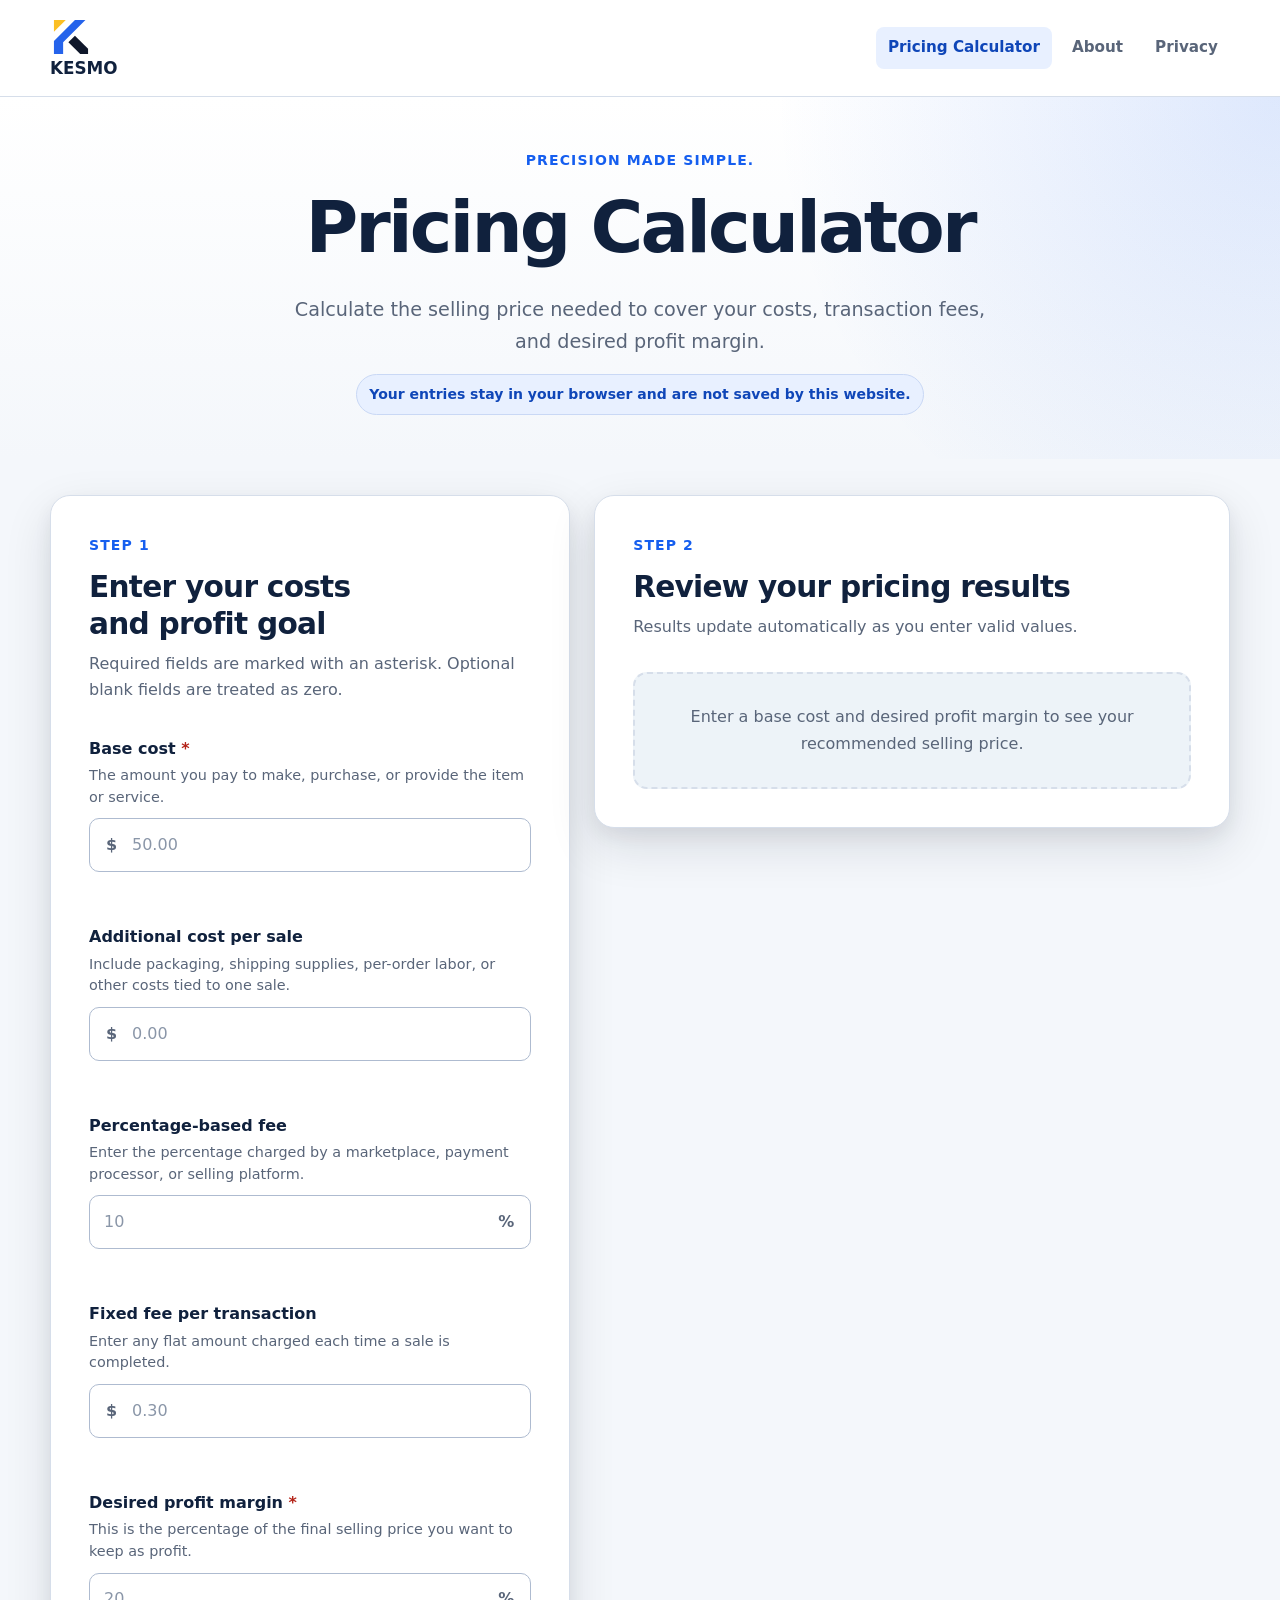
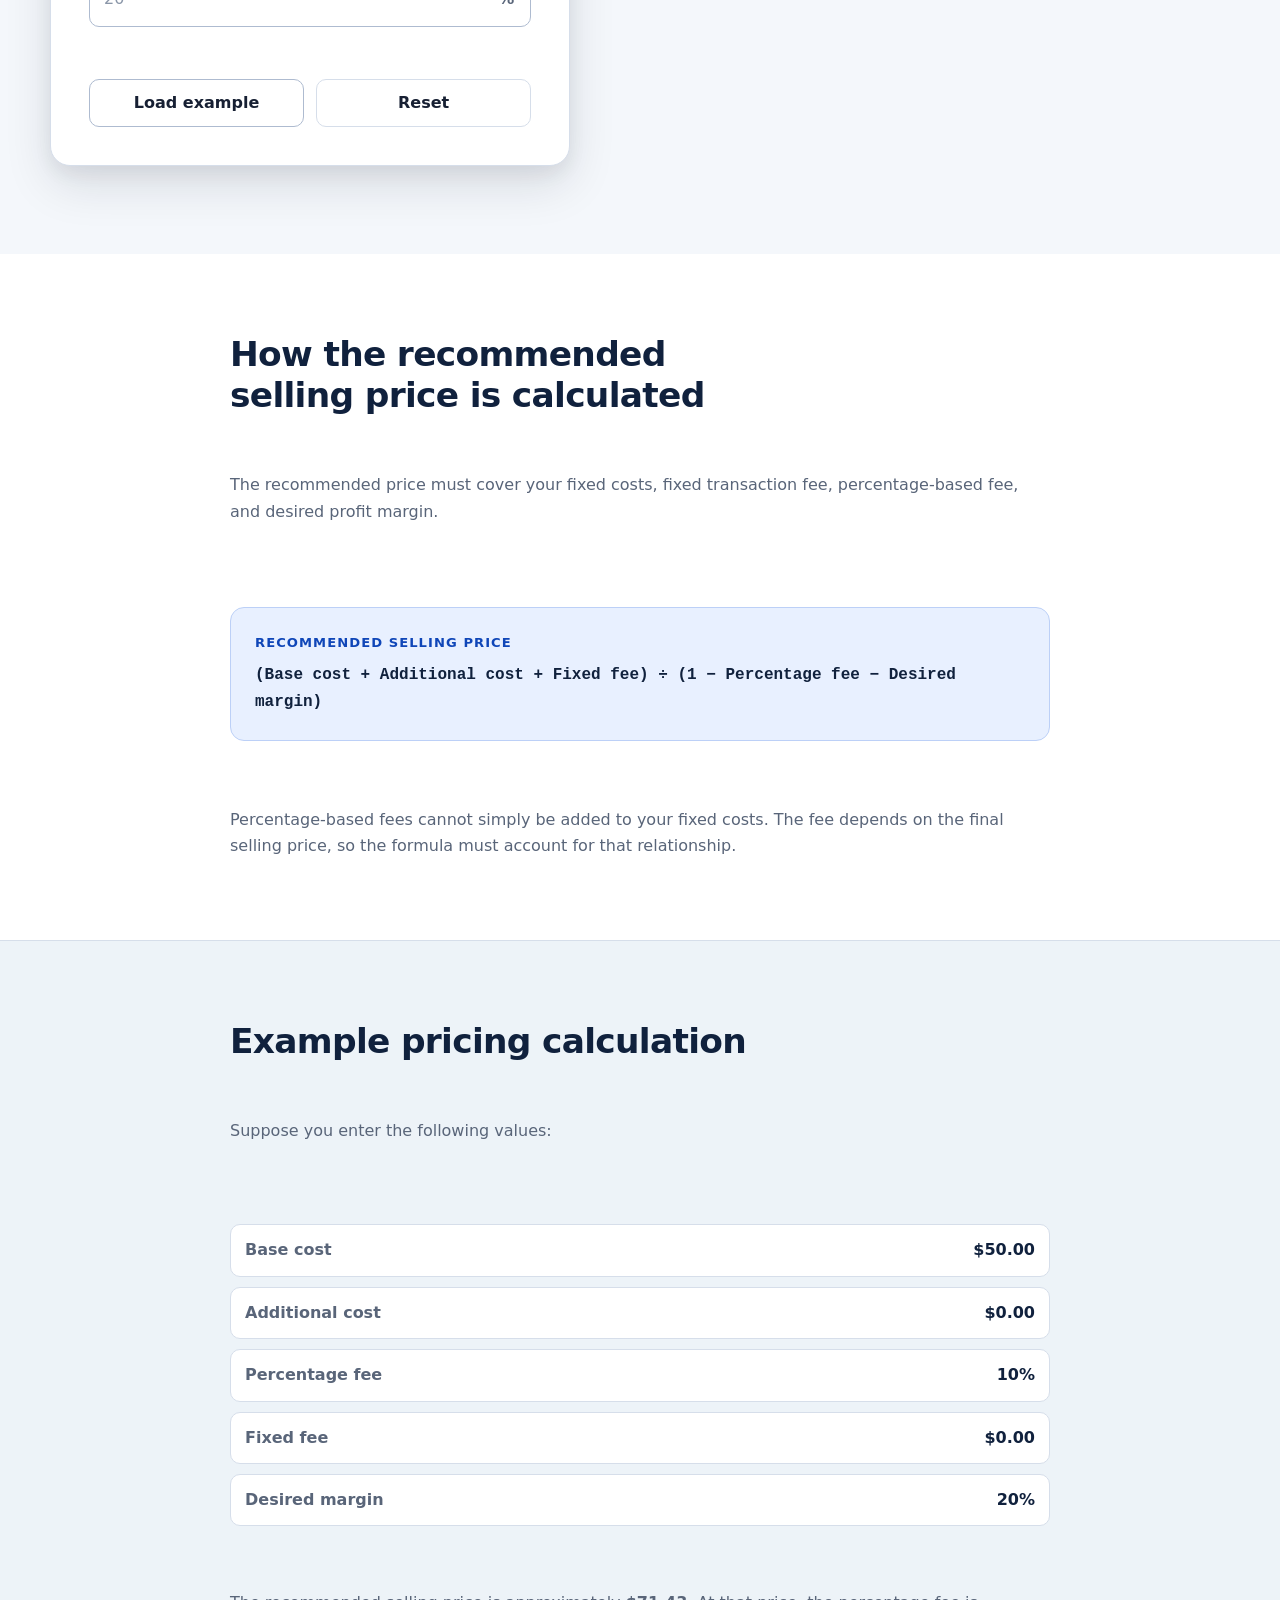
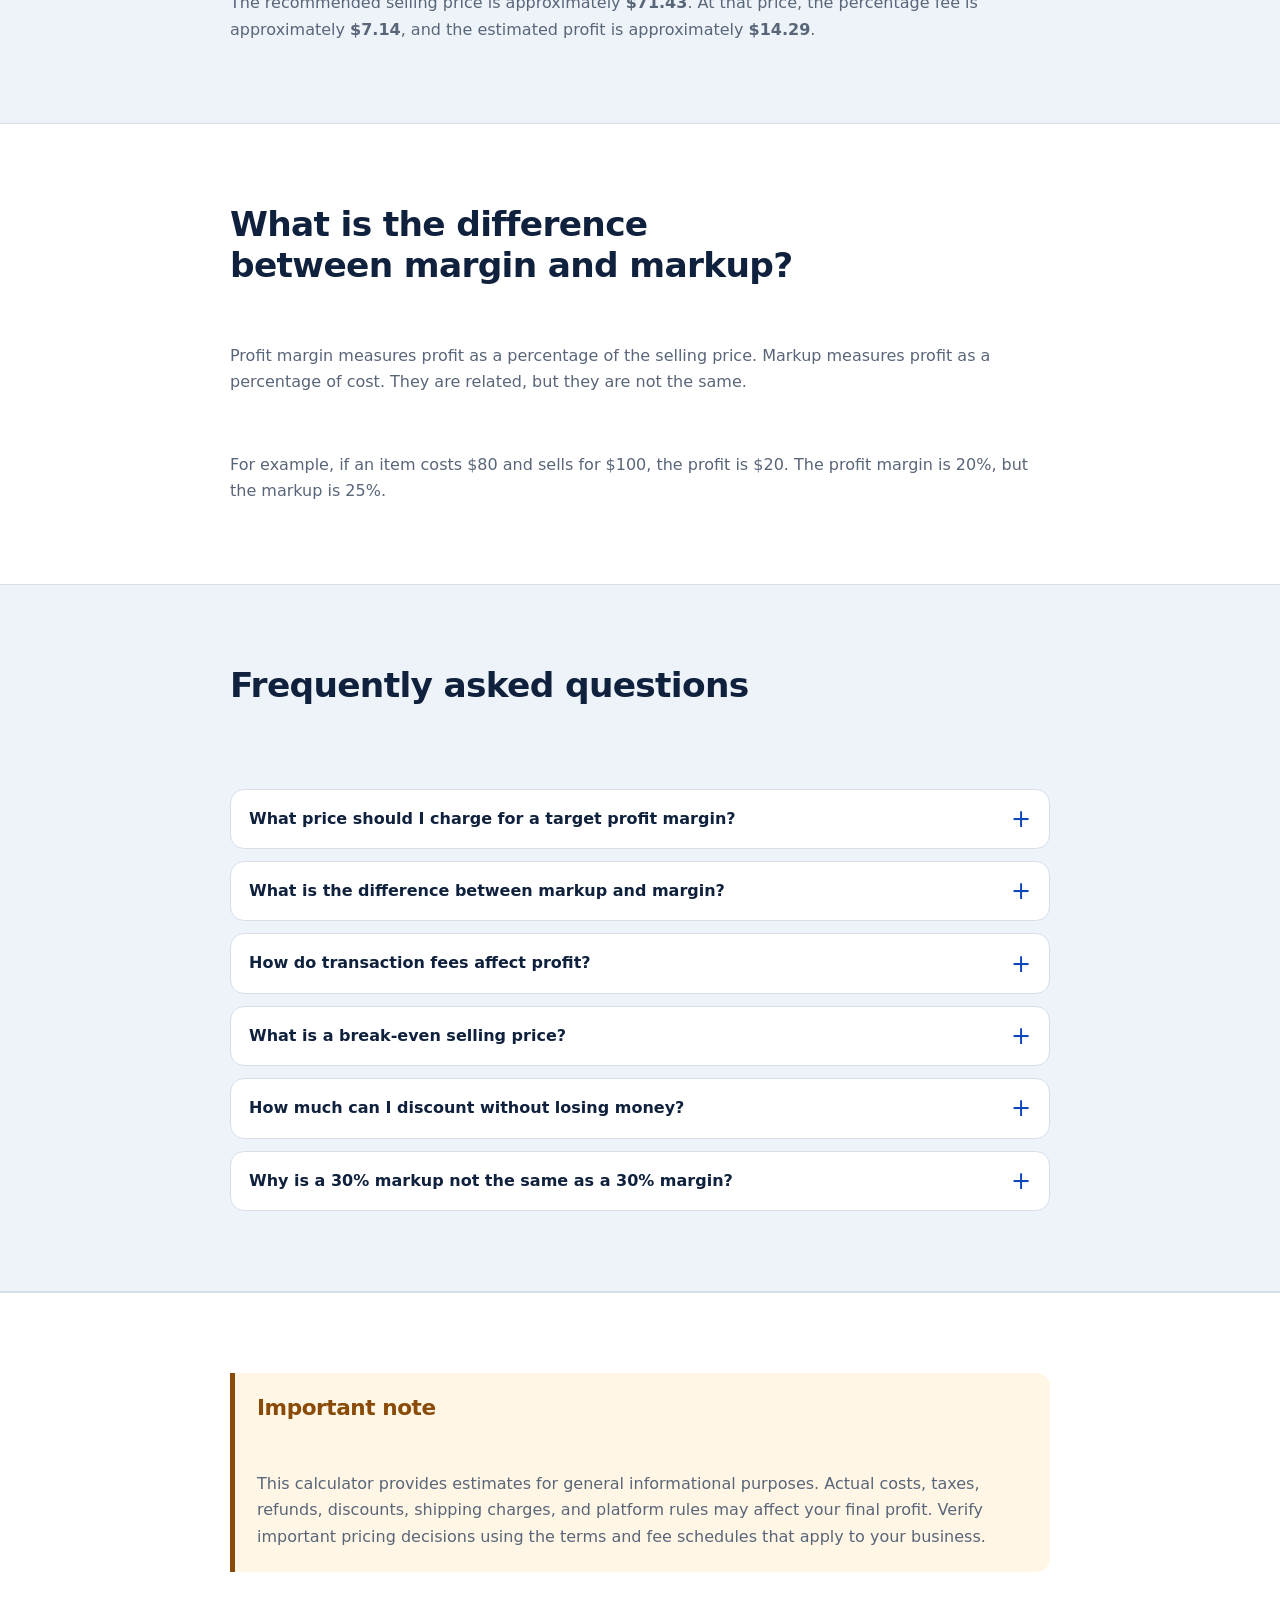
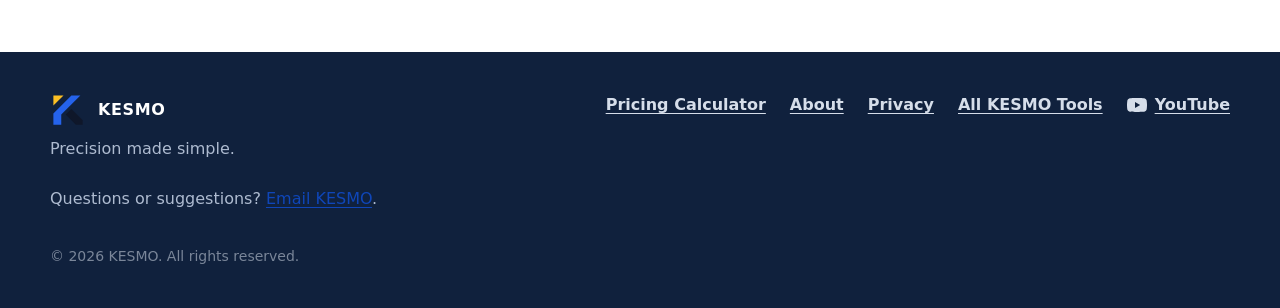
<file: index.html>
<!DOCTYPE html>
<html lang="en">
<head>
  <meta charset="utf-8">

  <meta
    name="viewport"
    content="width=device-width, initial-scale=1"
  >

  <title>Pricing Calculator with Fees and Profit Margin | KESMO</title>

  <meta
    name="description"
    content="Use the free KESMO Pricing Calculator to calculate the selling price needed to cover costs, transaction fees, and your target profit margin."
  >

  <meta name="author" content="KESMO">
  <meta name="theme-color" content="#155eef">

  <link
    rel="canonical"
    href="https://kesmoworks.github.io/pricing-calculator/"
  >
  <link rel="canonical" href="https://kesmoworks.github.io/pricing-calculator/">

  <meta property="og:type" content="website">
  <meta property="og:site_name" content="KESMO">
  <meta property="og:locale" content="en_US">

  <meta
    property="og:title"
    content="KESMO Pricing Calculator"
  >

  <meta
    property="og:description"
    content="Free pricing calculator for selling prices, profit margins, marketplace fees, and break-even analysis."
  >

  <meta
    property="og:url"
    content="https://kesmoworks.github.io/pricing-calculator/"
  >

  <meta
    property="og:image"
    content="https://kesmoworks.github.io/pricing-calculator/assets/branding/kesmo-social-share.png"
  >

  <meta
    property="og:image:alt"
    content="KESMO Pricing Calculator — Precision made simple."
  >

  <!-- X continues to use the established Twitter Card metadata names. -->
  <meta name="twitter:card" content="summary_large_image">

  <meta
    name="twitter:title"
    content="KESMO Pricing Calculator"
  >

  <meta
    name="twitter:description"
    content="Free pricing calculator for selling prices, profit margins, marketplace fees, and break-even analysis."
  >

  <meta
    name="twitter:image"
    content="https://kesmoworks.github.io/pricing-calculator/assets/branding/kesmo-social-share.png"
  >

  <meta
    name="twitter:image:alt"
    content="KESMO Pricing Calculator — Precision made simple."
  >

  <link
    rel="icon"
    href="assets/branding/favicon.svg"
    type="image/svg+xml"
  >

  <link rel="stylesheet" href="styles.css">

  <meta
    name="google-site-verification"
    content="y9FbTKrU1-zomnUh6evbxn5hYtoQRTHWEYFOfh0wg40"
  >

  <script src="components.js" defer></script>
  <script src="script.js" defer></script>
</head>

<body>
  <div id="site-header"></div>

  <main id="main-content">
    <div
  id="page-hero"
  data-eyebrow="Precision made simple."
  data-title="Pricing Calculator"
  data-description="Calculate the selling price needed to cover your costs, transaction fees, and desired profit margin."
  data-note="Your entries stay in your browser and are not saved by this website."
></div>

    <section
      class="calculator-section"
      aria-labelledby="calculator-heading"
    >
      <div class="page-container calculator-layout">
        <div class="calculator-panel input-panel">
          <div class="section-heading">
            <p class="section-number">
              Step 1
            </p>

            <h2 id="calculator-heading">
              Enter your costs and profit goal
            </h2>

            <p>
              Required fields are marked with an asterisk.
              Optional blank fields are treated as zero.
            </p>
          </div>

          <form id="calculator-form" novalidate>
            <div class="form-group">
              <label for="base-cost">
                Base cost
                <span aria-hidden="true">*</span>
              </label>

              <p class="field-help" id="base-cost-help">
                The amount you pay to make, purchase, or provide the item
                or service.
              </p>

              <div class="input-wrapper money-input">
                <span class="input-prefix" aria-hidden="true">
                  $
                </span>

                <input
                  id="base-cost"
                  name="baseCost"
                  type="number"
                  inputmode="decimal"
                  min="0"
                  step="0.01"
                  placeholder="50.00"
                  aria-describedby="base-cost-help base-cost-error"
                  required
                >
              </div>

              <p
                class="field-error"
                id="base-cost-error"
                aria-live="polite"
              ></p>
            </div>

            <div class="form-group">
              <label for="additional-cost">
                Additional cost per sale
              </label>

              <p class="field-help" id="additional-cost-help">
                Include packaging, shipping supplies, per-order labor,
                or other costs tied to one sale.
              </p>

              <div class="input-wrapper money-input">
                <span class="input-prefix" aria-hidden="true">
                  $
                </span>

                <input
                  id="additional-cost"
                  name="additionalCost"
                  type="number"
                  inputmode="decimal"
                  min="0"
                  step="0.01"
                  placeholder="0.00"
                  aria-describedby="additional-cost-help additional-cost-error"
                >
              </div>

              <p
                class="field-error"
                id="additional-cost-error"
                aria-live="polite"
              ></p>
            </div>

            <div class="form-group">
              <label for="percentage-fee">
                Percentage-based fee
              </label>

              <p class="field-help" id="percentage-fee-help">
                Enter the percentage charged by a marketplace,
                payment processor, or selling platform.
              </p>

              <div class="input-wrapper percentage-input">
                <input
                  id="percentage-fee"
                  name="percentageFee"
                  type="number"
                  inputmode="decimal"
                  min="0"
                  step="0.01"
                  placeholder="10"
                  aria-describedby="percentage-fee-help percentage-fee-error"
                >

                <span class="input-suffix" aria-hidden="true">
                  %
                </span>
              </div>

              <p
                class="field-error"
                id="percentage-fee-error"
                aria-live="polite"
              ></p>
            </div>

            <div class="form-group">
              <label for="fixed-fee">
                Fixed fee per transaction
              </label>

              <p class="field-help" id="fixed-fee-help">
                Enter any flat amount charged each time a sale is completed.
              </p>

              <div class="input-wrapper money-input">
                <span class="input-prefix" aria-hidden="true">
                  $
                </span>

                <input
                  id="fixed-fee"
                  name="fixedFee"
                  type="number"
                  inputmode="decimal"
                  min="0"
                  step="0.01"
                  placeholder="0.30"
                  aria-describedby="fixed-fee-help fixed-fee-error"
                >
              </div>

              <p
                class="field-error"
                id="fixed-fee-error"
                aria-live="polite"
              ></p>
            </div>

            <div class="form-group">
              <label for="desired-margin">
                Desired profit margin
                <span aria-hidden="true">*</span>
              </label>

              <p class="field-help" id="desired-margin-help">
                This is the percentage of the final selling price
                you want to keep as profit.
              </p>

              <div class="input-wrapper percentage-input">
                <input
                  id="desired-margin"
                  name="desiredMargin"
                  type="number"
                  inputmode="decimal"
                  min="0"
                  step="0.01"
                  placeholder="20"
                  aria-describedby="desired-margin-help desired-margin-error"
                  required
                >

                <span class="input-suffix" aria-hidden="true">
                  %
                </span>
              </div>

              <p
                class="field-error"
                id="desired-margin-error"
                aria-live="polite"
              ></p>
            </div>

            <div
              id="form-message"
              class="form-message"
              role="alert"
              aria-live="assertive"
              hidden
            ></div>

            <div class="button-group">
              <button
                id="load-example-button"
                class="button button-secondary"
                type="button"
              >
                Load example
              </button>

              <button
                id="reset-button"
                class="button button-quiet"
                type="reset"
              >
                Reset
              </button>
            </div>
          </form>
        </div>

        <div
          class="calculator-panel results-panel"
          aria-labelledby="results-heading"
        >
          <div class="section-heading">
            <p class="section-number">
              Step 2
            </p>

            <h2 id="results-heading">
              Review your pricing results
            </h2>

            <p>
              Results update automatically as you enter valid values.
            </p>
          </div>

          <div
            id="results-placeholder"
            class="results-placeholder"
          >
            <p>
              Enter a base cost and desired profit margin to see
              your recommended selling price.
            </p>
          </div>

          <div
            id="calculator-results"
            class="calculator-results"
            aria-live="polite"
            aria-atomic="true"
            hidden
          >
            <article class="primary-result">
              <p class="result-label">
                Recommended selling price
              </p>

              <p
                id="recommended-price"
                class="result-value result-value-large"
              >
                $0.00
              </p>

              <p class="result-explanation">
                The estimated price needed to cover your entered costs
                and fees while reaching your desired profit margin.
              </p>
            </article>

            <div class="results-grid">
              <article class="result-card">
                <p class="result-label">
                  Total fixed costs
                </p>

                <p id="total-fixed-costs" class="result-value">
                  $0.00
                </p>

                <p class="result-explanation">
                  Base cost, additional cost, and fixed transaction fee.
                </p>
              </article>

              <article class="result-card">
                <p class="result-label">
                  Percentage-based fees
                </p>

                <p id="percentage-fee-amount" class="result-value">
                  $0.00
                </p>

                <p class="result-explanation">
                  The fee calculated as a percentage of the selling price.
                </p>
              </article>

              <article class="result-card">
                <p class="result-label">
                  Total costs and fees
                </p>

                <p id="total-costs-and-fees" class="result-value">
                  $0.00
                </p>

                <p class="result-explanation">
                  The complete estimated cost of making the sale.
                </p>
              </article>

              <article class="result-card">
                <p class="result-label">
                  Profit per sale
                </p>

                <p id="profit-per-sale" class="result-value">
                  $0.00
                </p>

                <p class="result-explanation">
                  The amount remaining after all entered costs and fees.
                </p>
              </article>

              <article class="result-card">
                <p class="result-label">
                  Actual profit margin
                </p>

                <p id="actual-margin" class="result-value">
                  0.00%
                </p>

                <p class="result-explanation">
                  Profit shown as a percentage of the recommended price.
                </p>
              </article>

              <article class="result-card">
                <p class="result-label">
                  Equivalent markup
                </p>

                <p id="equivalent-markup" class="result-value">
                  0.00%
                </p>

                <p class="result-explanation">
                  Profit shown as a percentage of total costs and fees.
                </p>
              </article>

              <article class="result-card">
                <p class="result-label">
                  Break-even selling price
                </p>

                <p id="break-even-price" class="result-value">
                  $0.00
                </p>

                <p class="result-explanation">
                  The estimated minimum price needed to avoid a loss.
                </p>
              </article>

              <article class="result-card">
                <p class="result-label">
                  Maximum discount before losing money
                </p>

                <p
                  id="maximum-discount-amount"
                  class="result-value"
                >
                  $0.00
                </p>

                <p
                  id="maximum-discount-percentage"
                  class="result-secondary-value"
                >
                  0.00% of the recommended price
                </p>

                <p class="result-explanation">
                  The estimated discount available before reaching
                  the break-even price.
                </p>
              </article>
            </div>

            <div class="results-actions">
              <button
                id="copy-results-button"
                class="button button-primary"
                type="button"
              >
                Copy results
              </button>

              <p
                id="copy-status"
                class="copy-status"
                role="status"
                aria-live="polite"
              ></p>
            </div>

            <p class="rounding-note">
              Results are estimates rounded for display. Verify important
              business pricing decisions independently.
            </p>
          </div>
        </div>
      </div>
    </section>

    <section
      class="content-section"
      aria-labelledby="formula-heading"
    >
      <div class="page-container content-container">
        <h2 id="formula-heading">
          How the recommended selling price is calculated
        </h2>

        <p>
          The recommended price must cover your fixed costs, fixed
          transaction fee, percentage-based fee, and desired profit margin.
        </p>

        <div class="formula-box">
          <p class="formula-title">
            Recommended selling price
          </p>

          <p class="formula">
            (Base cost + Additional cost + Fixed fee)
            ÷
            (1 − Percentage fee − Desired margin)
          </p>
        </div>

        <p>
          Percentage-based fees cannot simply be added to your fixed costs.
          The fee depends on the final selling price, so the formula must
          account for that relationship.
        </p>
      </div>
    </section>

    <section
      class="content-section alternate-section"
      aria-labelledby="example-heading"
    >
      <div class="page-container content-container">
        <h2 id="example-heading">
          Example pricing calculation
        </h2>

        <p>
          Suppose you enter the following values:
        </p>

        <dl class="example-values">
          <div>
            <dt>Base cost</dt>
            <dd>$50.00</dd>
          </div>

          <div>
            <dt>Additional cost</dt>
            <dd>$0.00</dd>
          </div>

          <div>
            <dt>Percentage fee</dt>
            <dd>10%</dd>
          </div>

          <div>
            <dt>Fixed fee</dt>
            <dd>$0.00</dd>
          </div>

          <div>
            <dt>Desired margin</dt>
            <dd>20%</dd>
          </div>
        </dl>

        <p>
          The recommended selling price is approximately
          <strong>$71.43</strong>. At that price, the percentage fee is
          approximately <strong>$7.14</strong>, and the estimated profit
          is approximately <strong>$14.29</strong>.
        </p>
      </div>
    </section>

    <section
      class="content-section"
      aria-labelledby="margin-markup-heading"
    >
      <div class="page-container content-container">
        <h2 id="margin-markup-heading">
          What is the difference between margin and markup?
        </h2>

        <p>
          Profit margin measures profit as a percentage of the selling price.
          Markup measures profit as a percentage of cost. They are related,
          but they are not the same.
        </p>

        <p>
          For example, if an item costs $80 and sells for $100, the profit
          is $20. The profit margin is 20%, but the markup is 25%.
        </p>
      </div>
    </section>

    <section
      class="content-section alternate-section"
      aria-labelledby="faq-heading"
    >
      <div class="page-container content-container">
        <h2 id="faq-heading">
          Frequently asked questions
        </h2>

        <div class="faq-list">
          <details>
            <summary>
              What price should I charge for a target profit margin?
            </summary>

            <p>
              Add your fixed costs and fixed transaction fee, then divide
              that total by one minus the percentage fee and desired margin.
              The KESMO Pricing Calculator performs that calculation
              automatically.
            </p>
          </details>

          <details>
            <summary>
              What is the difference between markup and margin?
            </summary>

            <p>
              Margin compares profit with the selling price. Markup compares
              profit with cost. A 30% markup therefore does not create a
              30% profit margin.
            </p>
          </details>

          <details>
            <summary>
              How do transaction fees affect profit?
            </summary>

            <p>
              Fixed transaction fees add the same cost to every sale.
              Percentage-based fees increase as the selling price increases.
              Both reduce the amount you keep as profit.
            </p>
          </details>

          <details>
            <summary>
              What is a break-even selling price?
            </summary>

            <p>
              The break-even price is the estimated selling price that covers
              all entered costs and fees without producing a profit or loss.
            </p>
          </details>

          <details>
            <summary>
              How much can I discount without losing money?
            </summary>

            <p>
              The maximum safe discount is the difference between the
              recommended selling price and the break-even price. The
              calculator displays this difference as both a dollar amount
              and a percentage.
            </p>
          </details>

          <details>
            <summary>
              Why is a 30% markup not the same as a 30% margin?
            </summary>

            <p>
              A 30% markup is calculated from cost, while a 30% margin is
              calculated from the selling price. A 30% margin requires a
              higher selling price than a 30% markup.
            </p>
          </details>
        </div>
      </div>
    </section>

    <section
      class="content-section disclaimer-section"
      aria-labelledby="disclaimer-heading"
    >
      <div class="page-container content-container">
        <h2 id="disclaimer-heading">
          Important note
        </h2>

        <p>
          This calculator provides estimates for general informational
          purposes. Actual costs, taxes, refunds, discounts, shipping charges,
          and platform rules may affect your final profit. Verify important
          pricing decisions using the terms and fee schedules that apply to
          your business.
        </p>
      </div>
    </section>
  </main>

  <div id="site-footer"></div>

  <noscript>
    <div class="noscript-message">
      The KESMO Pricing Calculator requires JavaScript to calculate
      pricing results. Please enable JavaScript in your browser.
    </div>
  </noscript>
</body>
</html>
</file>
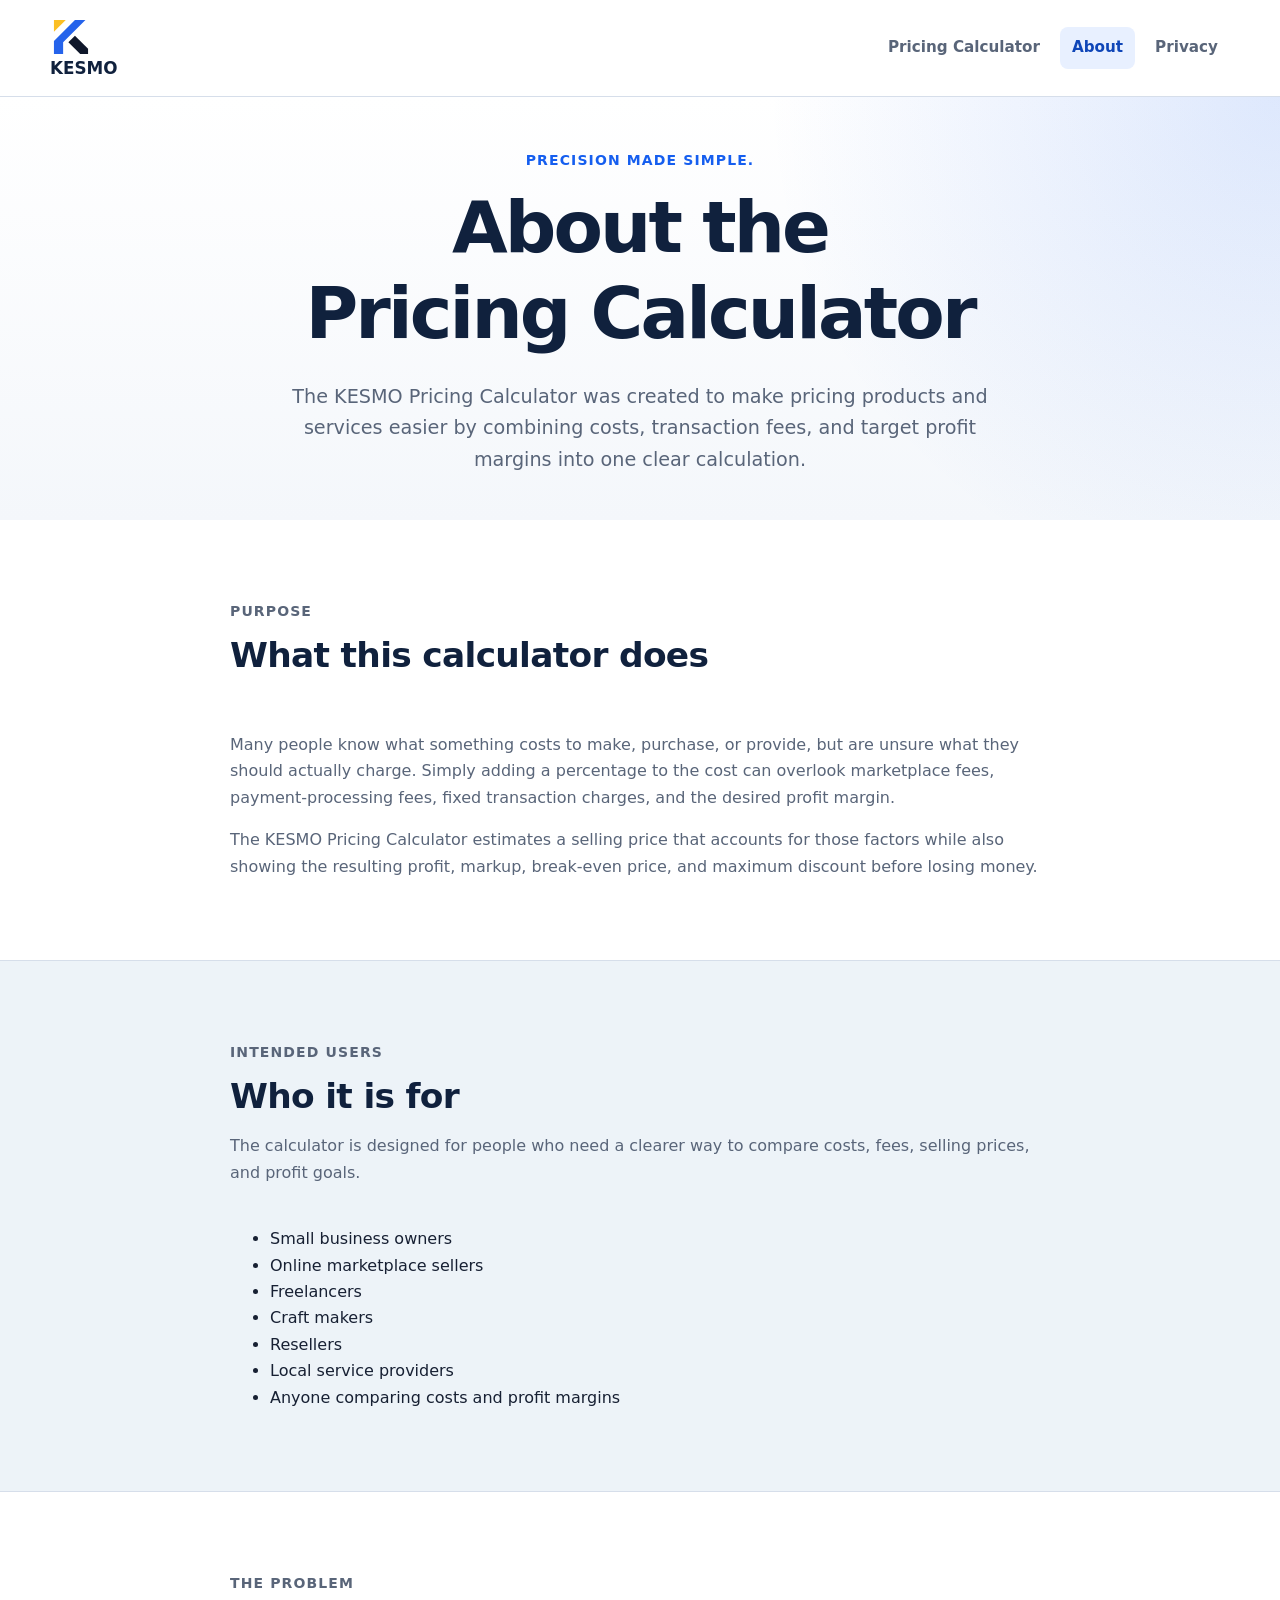
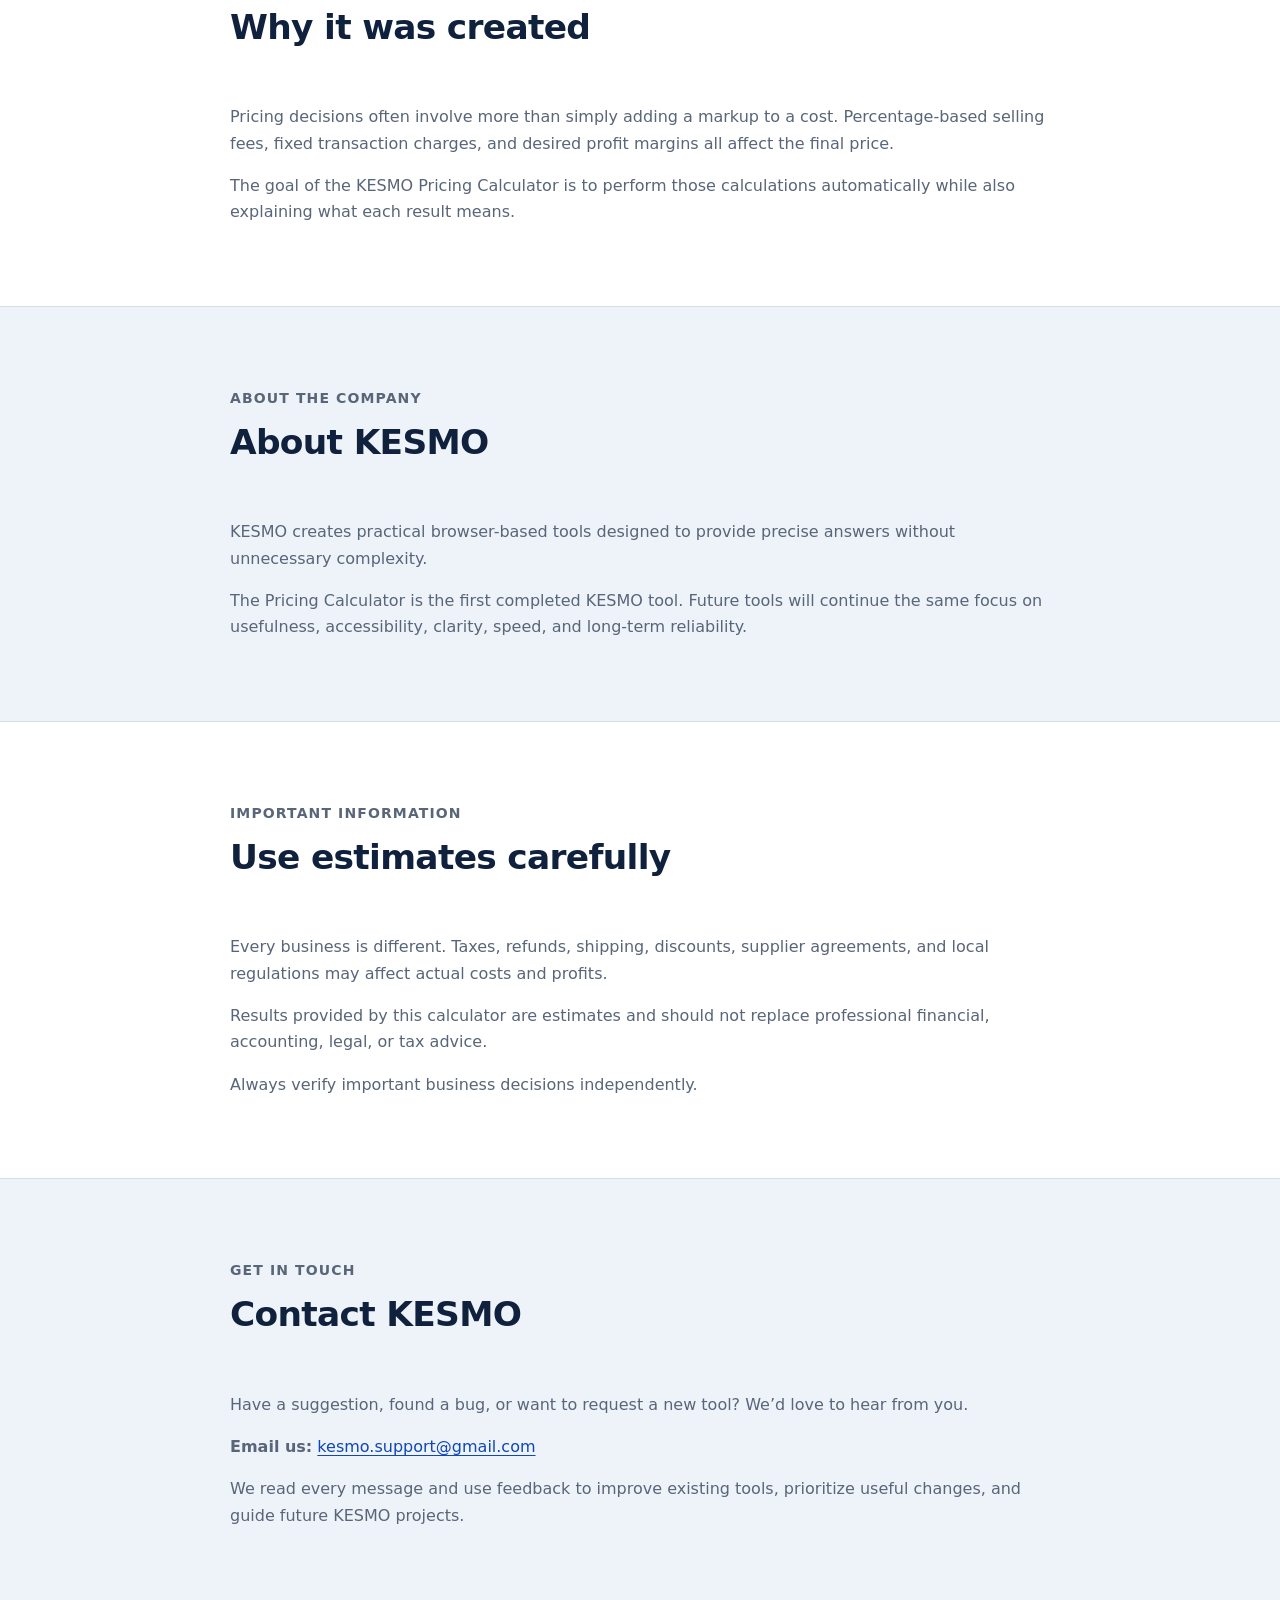
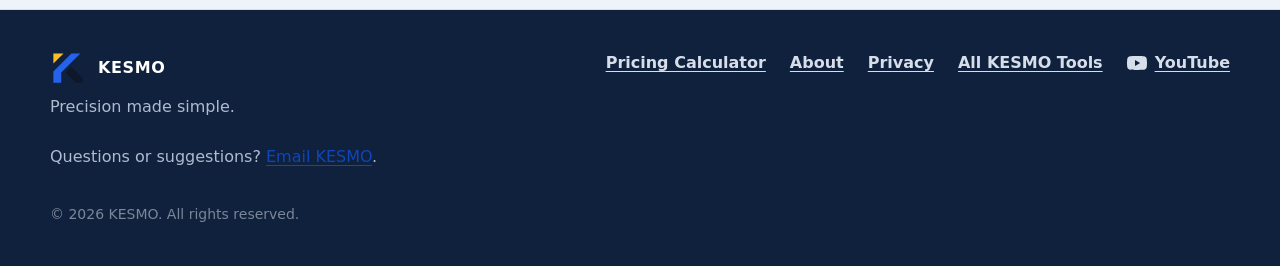
<file: about.html>
<!DOCTYPE html>
<html lang="en">
<head>
  <meta charset="utf-8">

  <meta
    name="viewport"
    content="width=device-width, initial-scale=1"
  >

  <title>About the Pricing Calculator | KESMO</title>

  <meta
    name="description"
    content="Learn why the KESMO Pricing Calculator was created, who it helps, and how it estimates selling prices using costs, fees, and profit margins."
  >

  <meta name="author" content="KESMO">
  <meta name="theme-color" content="#155eef">

  <link
    rel="canonical"
    href="https://kesmoworks.github.io/pricing-calculator/about.html"
  >

  <meta property="og:type" content="website">
  <meta property="og:site_name" content="KESMO">
  <meta property="og:locale" content="en_US">

  <meta
    property="og:title"
    content="About | KESMO Pricing Calculator"
  >

  <meta
    property="og:description"
    content="Learn why KESMO built the Pricing Calculator and how it helps estimate selling prices, fees, and profit margins."
  >

  <meta
    property="og:url"
    content="https://kesmoworks.github.io/pricing-calculator/about.html"
  >

  <meta
    property="og:image"
    content="https://kesmoworks.github.io/pricing-calculator/assets/branding/kesmo-social-share.png"
  >

  <meta
    property="og:image:alt"
    content="KESMO Pricing Calculator — Precision made simple."
  >

  <!-- X continues to use the established Twitter Card metadata names. -->
  <meta name="twitter:card" content="summary_large_image">

  <meta
    name="twitter:title"
    content="About | KESMO Pricing Calculator"
  >

  <meta
    name="twitter:description"
    content="Learn why KESMO built the Pricing Calculator and how it helps estimate selling prices, fees, and profit margins."
  >

  <meta
    name="twitter:image"
    content="https://kesmoworks.github.io/pricing-calculator/assets/branding/kesmo-social-share.png"
  >

  <meta
    name="twitter:image:alt"
    content="KESMO Pricing Calculator — Precision made simple."
  >

  <link
    rel="icon"
    href="assets/branding/favicon.svg"
    type="image/svg+xml"
  >

  <link rel="stylesheet" href="styles.css">

  <script type="application/ld+json">
    {
      "@context": "https://schema.org",
      "@type": "AboutPage",
      "name": "About the KESMO Pricing Calculator",
      "description": "Information about the KESMO Pricing Calculator, who it helps, and how it estimates selling prices.",
      "url": "https://kesmoworks.github.io/pricing-calculator/about.html",
      "isPartOf": {
        "@type": "WebSite",
        "name": "KESMO Pricing Calculator",
        "url": "https://kesmoworks.github.io/pricing-calculator/"
      },
      "about": {
        "@type": "SoftwareApplication",
        "name": "KESMO Pricing Calculator",
        "applicationCategory": "BusinessApplication",
        "operatingSystem": "Any modern web browser"
      },
      "publisher": {
        "@type": "Organization",
        "name": "KESMO",
        "url": "https://kesmoworks.github.io/"
      }
    }
  </script>

  <script src="components.js" defer></script>
  <script src="script.js" defer></script>
</head>

<body>
  <div id="site-header"></div>

  <main id="main-content">
    <div
  id="page-hero"
  data-eyebrow="Precision made simple."
  data-title="About the Pricing Calculator"
  data-description="The KESMO Pricing Calculator was created to make pricing products and services easier by combining costs, transaction fees, and target profit margins into one clear calculation."
></div>

    <section
      class="content-section"
      aria-labelledby="purpose-heading"
    >
      <div class="page-container content-container">
        <div class="section-heading">
          <p class="section-label">
            Purpose
          </p>

          <h2 id="purpose-heading">
            What this calculator does
          </h2>
        </div>

        <div class="prose-content">
          <p>
            Many people know what something costs to make, purchase,
            or provide, but are unsure what they should actually charge.
            Simply adding a percentage to the cost can overlook marketplace
            fees, payment-processing fees, fixed transaction charges,
            and the desired profit margin.
          </p>

          <p>
            The KESMO Pricing Calculator estimates a selling price that
            accounts for those factors while also showing the resulting
            profit, markup, break-even price, and maximum discount before
            losing money.
          </p>
        </div>
      </div>
    </section>

    <section
      class="content-section alternate-section"
      aria-labelledby="audience-heading"
    >
      <div class="page-container content-container">
        <div class="section-heading">
          <p class="section-label">
            Intended users
          </p>

          <h2 id="audience-heading">
            Who it is for
          </h2>

          <p>
            The calculator is designed for people who need a clearer
            way to compare costs, fees, selling prices, and profit goals.
          </p>
        </div>

        <ul class="check-list">
          <li>Small business owners</li>
          <li>Online marketplace sellers</li>
          <li>Freelancers</li>
          <li>Craft makers</li>
          <li>Resellers</li>
          <li>Local service providers</li>
          <li>Anyone comparing costs and profit margins</li>
        </ul>
      </div>
    </section>

    <section
      class="content-section"
      aria-labelledby="reason-heading"
    >
      <div class="page-container content-container">
        <div class="section-heading">
          <p class="section-label">
            The problem
          </p>

          <h2 id="reason-heading">
            Why it was created
          </h2>
        </div>

        <div class="prose-content">
          <p>
            Pricing decisions often involve more than simply adding
            a markup to a cost. Percentage-based selling fees,
            fixed transaction charges, and desired profit margins
            all affect the final price.
          </p>

          <p>
            The goal of the KESMO Pricing Calculator is to perform those
            calculations automatically while also explaining what each
            result means.
          </p>
        </div>
      </div>
    </section>

    <section
      class="content-section alternate-section"
      aria-labelledby="kesmo-heading"
    >
      <div class="page-container content-container">
        <div class="section-heading">
          <p class="section-label">
            About the company
          </p>

          <h2 id="kesmo-heading">
            About KESMO
          </h2>
        </div>

        <div class="prose-content">
          <p>
            KESMO creates practical browser-based tools designed to
            provide precise answers without unnecessary complexity.
          </p>

          <p>
            The Pricing Calculator is the first completed KESMO tool.
            Future tools will continue the same focus on usefulness,
            accessibility, clarity, speed, and long-term reliability.
          </p>
        </div>
      </div>
    </section>

    <section
      class="content-section"
      aria-labelledby="reminder-heading"
    >
      <div class="page-container content-container">
        <div class="section-heading">
          <p class="section-label">
            Important information
          </p>

          <h2 id="reminder-heading">
            Use estimates carefully
          </h2>
        </div>

        <div class="prose-content">
          <p>
            Every business is different. Taxes, refunds, shipping,
            discounts, supplier agreements, and local regulations
            may affect actual costs and profits.
          </p>

          <p>
            Results provided by this calculator are estimates and should
            not replace professional financial, accounting, legal,
            or tax advice.
          </p>

          <p>
            Always verify important business decisions independently.
          </p>
        </div>
      </div>
    </section>

    <section
      class="content-section alternate-section"
      aria-labelledby="contact-heading"
    >
      <div class="page-container content-container">
        <div class="section-heading">
          <p class="section-label">
            Get in touch
          </p>

          <h2 id="contact-heading">
            Contact KESMO
          </h2>
        </div>

        <div class="prose-content">
          <p>
            Have a suggestion, found a bug, or want to request a new tool?
            We’d love to hear from you.
          </p>

          <p>
            <strong>Email us:</strong>
            <a href="mailto:kesmo.support@gmail.com">
              kesmo.support@gmail.com
            </a>
          </p>

          <p>
            We read every message and use feedback to improve existing
            tools, prioritize useful changes, and guide future KESMO
            projects.
          </p>
        </div>
      </div>
    </section>
  </main>

  <div id="site-footer"></div>

  <noscript>
    <div class="noscript-message">
      Shared navigation requires JavaScript. You can return directly
      to the
      <a href="index.html">
        Pricing Calculator
      </a>.
    </div>
  </noscript>
</body>
</html>
</file>
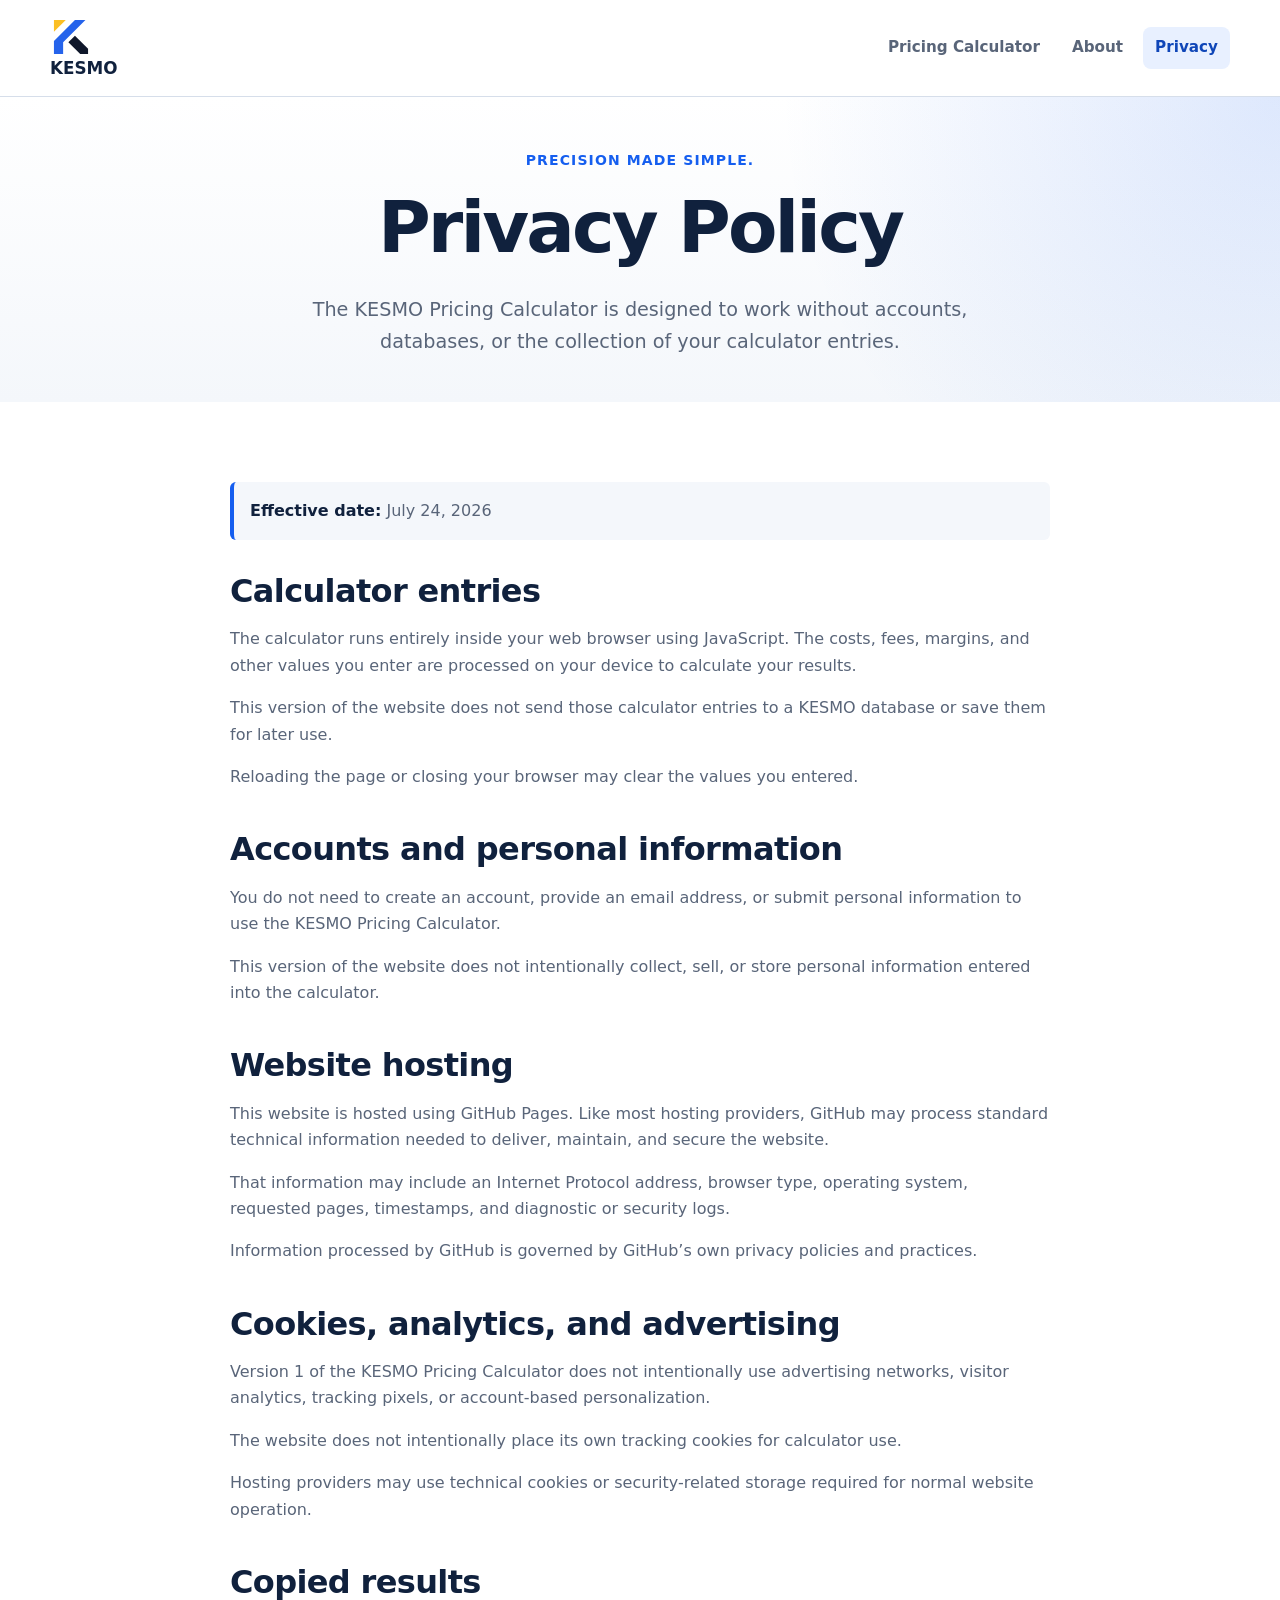
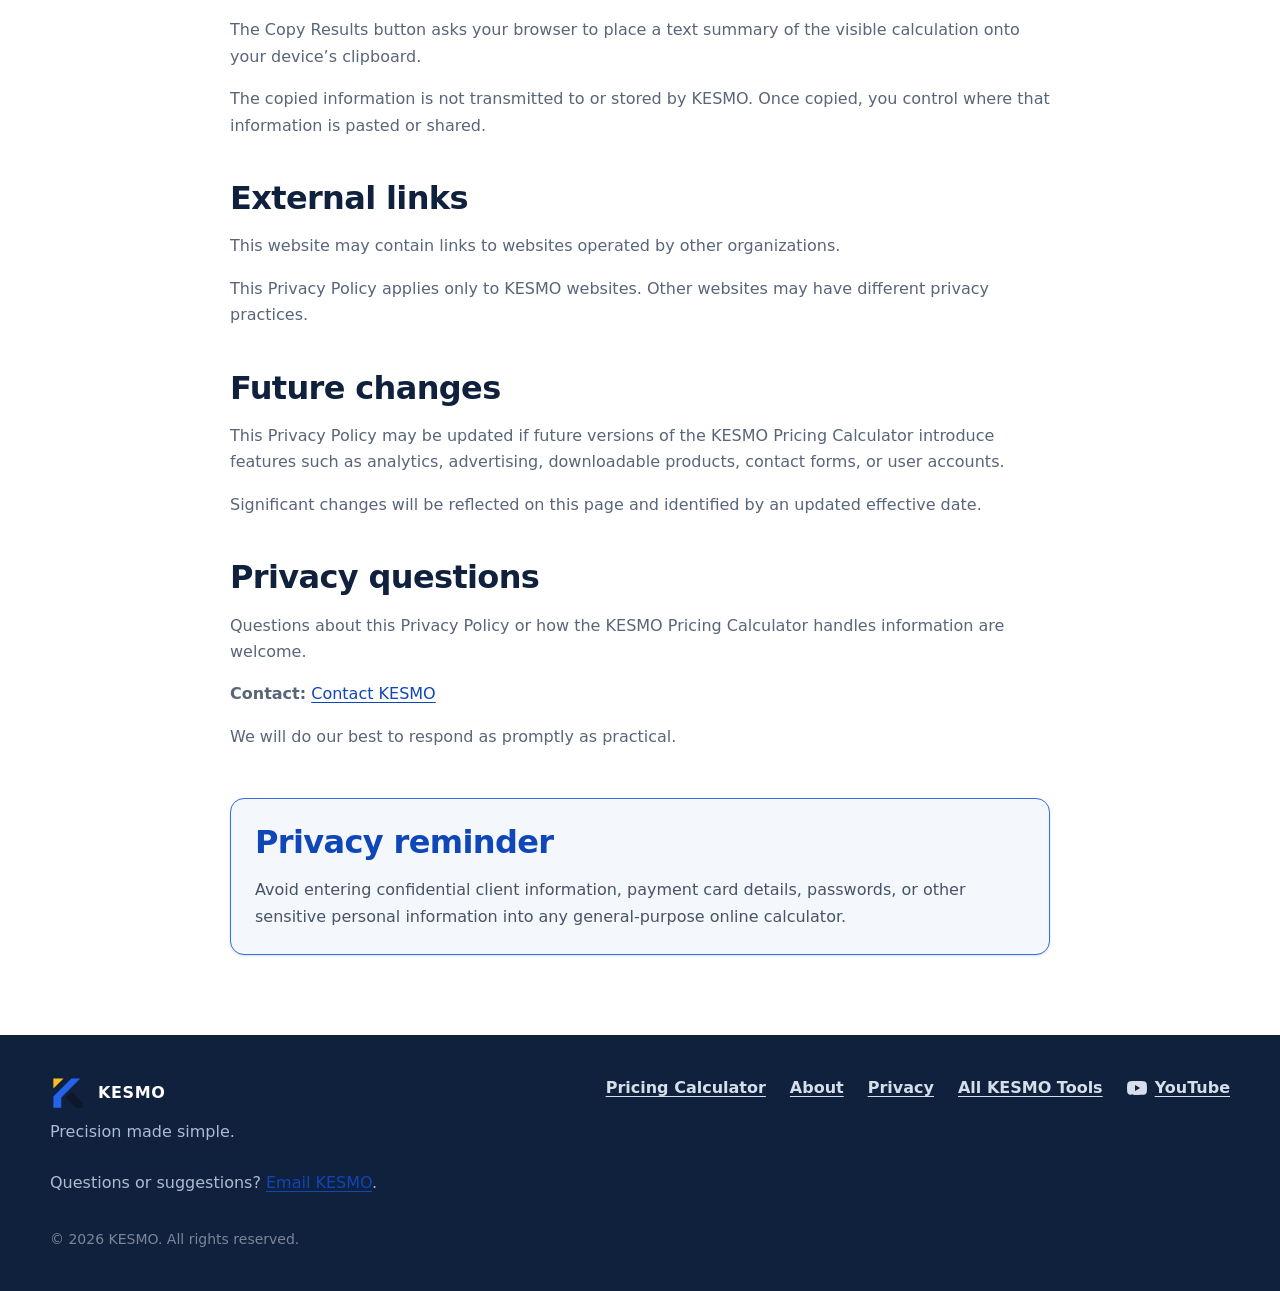
<file: privacy.html>
<!DOCTYPE html>
<html lang="en">
<head>
  <meta charset="utf-8">

  <meta
    name="viewport"
    content="width=device-width, initial-scale=1"
  >

  <title>Privacy Policy | KESMO Pricing Calculator</title>

  <meta
    name="description"
    content="Read the privacy policy for the KESMO Pricing Calculator, including how calculator entries, clipboard use, hosting information, and future site changes may be handled."
  >

  <meta name="author" content="KESMO">
  <meta name="theme-color" content="#155eef">

  <link
    rel="canonical"
    href="https://kesmoworks.github.io/pricing-calculator/privacy.html"
  >

  <meta property="og:type" content="website">
  <meta property="og:site_name" content="KESMO">
  <meta property="og:locale" content="en_US">

  <meta
    property="og:title"
    content="Privacy Policy | KESMO Pricing Calculator"
  >

  <meta
    property="og:description"
    content="Learn how the KESMO Pricing Calculator protects your privacy and processes calculator data within your browser."
  >

  <meta
    property="og:url"
    content="https://kesmoworks.github.io/pricing-calculator/privacy.html"
  >

  <meta
    property="og:image"
    content="https://kesmoworks.github.io/pricing-calculator/assets/branding/kesmo-social-share.png"
  >

  <meta
    property="og:image:alt"
    content="KESMO Pricing Calculator — Precision made simple."
  >

  <!-- X continues to use the established Twitter Card metadata names. -->
  <meta name="twitter:card" content="summary_large_image">

  <meta
    name="twitter:title"
    content="Privacy Policy | KESMO Pricing Calculator"
  >

  <meta
    name="twitter:description"
    content="Learn how the KESMO Pricing Calculator protects your privacy and processes calculator data within your browser."
  >

  <meta
    name="twitter:image"
    content="https://kesmoworks.github.io/pricing-calculator/assets/branding/kesmo-social-share.png"
  >

  <meta
    name="twitter:image:alt"
    content="KESMO Pricing Calculator — Precision made simple."
  >

  <link
    rel="icon"
    href="assets/branding/favicon.svg"
    type="image/svg+xml"
  >

  <link rel="stylesheet" href="styles.css">

  <script type="application/ld+json">
    {
      "@context": "https://schema.org",
      "@type": "WebPage",
      "name": "Privacy Policy",
      "description": "Privacy information for the KESMO Pricing Calculator.",
      "url": "https://kesmoworks.github.io/pricing-calculator/privacy.html",
      "isPartOf": {
        "@type": "WebSite",
        "name": "KESMO Pricing Calculator",
        "url": "https://kesmoworks.github.io/pricing-calculator/"
      },
      "publisher": {
        "@type": "Organization",
        "name": "KESMO",
        "url": "https://kesmoworks.github.io/"
      }
    }
  </script>

  <script src="components.js" defer></script>
  <script src="script.js" defer></script>
</head>

<body>
  <div id="site-header"></div>

  <main id="main-content">
    <div
      id="page-hero"
      data-eyebrow="Precision made simple."
      data-title="Privacy Policy"
      data-description="The KESMO Pricing Calculator is designed to work without accounts, databases, or the collection of your calculator entries."
    ></div>

    <section class="content-section">
      <div class="page-container">
        <article class="legal-content">
          <p class="legal-updated">
            <strong>Effective date:</strong>
            July 24, 2026
          </p>

          <section aria-labelledby="calculator-entries-heading">
            <h2 id="calculator-entries-heading">
              Calculator entries
            </h2>

            <p>
              The calculator runs entirely inside your web browser
              using JavaScript. The costs, fees, margins, and other
              values you enter are processed on your device to
              calculate your results.
            </p>

            <p>
              This version of the website does not send those
              calculator entries to a KESMO database or save them
              for later use.
            </p>

            <p>
              Reloading the page or closing your browser may clear
              the values you entered.
            </p>
          </section>

          <section aria-labelledby="personal-information-heading">
            <h2 id="personal-information-heading">
              Accounts and personal information
            </h2>

            <p>
              You do not need to create an account, provide an email
              address, or submit personal information to use the
              KESMO Pricing Calculator.
            </p>

            <p>
              This version of the website does not intentionally
              collect, sell, or store personal information entered
              into the calculator.
            </p>
          </section>

          <section aria-labelledby="hosting-heading">
            <h2 id="hosting-heading">
              Website hosting
            </h2>

            <p>
              This website is hosted using GitHub Pages. Like most
              hosting providers, GitHub may process standard technical
              information needed to deliver, maintain, and secure the
              website.
            </p>

            <p>
              That information may include an Internet Protocol
              address, browser type, operating system, requested
              pages, timestamps, and diagnostic or security logs.
            </p>

            <p>
              Information processed by GitHub is governed by GitHub’s
              own privacy policies and practices.
            </p>
          </section>

          <section aria-labelledby="cookies-heading">
            <h2 id="cookies-heading">
              Cookies, analytics, and advertising
            </h2>

            <p>
              Version 1 of the KESMO Pricing Calculator does not
              intentionally use advertising networks, visitor
              analytics, tracking pixels, or account-based
              personalization.
            </p>

            <p>
              The website does not intentionally place its own
              tracking cookies for calculator use.
            </p>

            <p>
              Hosting providers may use technical cookies or
              security-related storage required for normal website
              operation.
            </p>
          </section>

          <section aria-labelledby="clipboard-heading">
            <h2 id="clipboard-heading">
              Copied results
            </h2>

            <p>
              The Copy Results button asks your browser to place a
              text summary of the visible calculation onto your
              device’s clipboard.
            </p>

            <p>
              The copied information is not transmitted to or stored
              by KESMO. Once copied, you control where that information
              is pasted or shared.
            </p>
          </section>

          <section aria-labelledby="external-links-heading">
            <h2 id="external-links-heading">
              External links
            </h2>

            <p>
              This website may contain links to websites operated by
              other organizations.
            </p>

            <p>
              This Privacy Policy applies only to KESMO websites.
              Other websites may have different privacy practices.
            </p>
          </section>

          <section aria-labelledby="future-changes-heading">
            <h2 id="future-changes-heading">
              Future changes
            </h2>

            <p>
              This Privacy Policy may be updated if future versions
              of the KESMO Pricing Calculator introduce features such
              as analytics, advertising, downloadable products,
              contact forms, or user accounts.
            </p>

            <p>
              Significant changes will be reflected on this page and
              identified by an updated effective date.
            </p>
          </section>

          <section aria-labelledby="privacy-contact-heading">
            <h2 id="privacy-contact-heading">
              Privacy questions
            </h2>

            <p>
              Questions about this Privacy Policy or how the KESMO
              Pricing Calculator handles information are welcome.
            </p>

            <p>
              <strong>Contact:</strong>
              <a href="mailto:kesmo.support@gmail.com">
                Contact KESMO
              </a>
            </p>

            <p>
              We will do our best to respond as promptly as practical.
            </p>
          </section>

          <aside
            class="legal-notice"
            aria-labelledby="privacy-reminder-heading"
          >
            <h2 id="privacy-reminder-heading">
              Privacy reminder
            </h2>

            <p>
              Avoid entering confidential client information, payment
              card details, passwords, or other sensitive personal
              information into any general-purpose online calculator.
            </p>
          </aside>
        </article>
      </div>
    </section>
  </main>

  <div id="site-footer"></div>

  <noscript>
    <div class="noscript-message">
      Shared navigation requires JavaScript. You can return directly
      to the
      <a href="index.html">
        Pricing Calculator
      </a>.
    </div>
  </noscript>
</body>
</html>
</file>
<file: styles.css>
/*
  KESMO Pricing Calculator
  Version: 1.0.0

  Built with the KESMO Starter Kit design system.
*/

/* =========================================================
   1. Design tokens
   ========================================================= */

:root {
  --color-brand-900: #0f46b8;
  --color-brand-800: #155eef;
  --color-brand-700: #155eef;
  --color-brand-600: #2f6ff0;
  --color-brand-100: #e8f0ff;
  --color-brand-050: #f4f7fb;

  --color-slate-950: #10213d;
  --color-slate-900: #172033;
  --color-slate-800: #344054;
  --color-slate-700: #475467;
  --color-slate-600: #596579;
  --color-slate-500: #7a8699;
  --color-slate-300: #aebbd0;
  --color-slate-200: #d6deea;
  --color-slate-100: #e2e8f0;
  --color-slate-050: #edf3f8;

  --color-white: #ffffff;
  --color-black: #000000;

  --color-success-700: #087443;
  --color-success-100: #e8f7ef;

  --color-warning-700: #8a4b08;
  --color-warning-100: #fff6e5;

  --color-error-700: #b42318;
  --color-error-100: #fff0ee;

  --color-page-background: #f4f7fb;
  --color-surface: #ffffff;
  --color-surface-subtle: #edf3f8;
  --color-surface-brand: var(--color-brand-800);

  --color-text: #172033;
  --color-text-muted: #596579;
  --color-text-light: var(--color-white);
  --color-link: #0f46b8;
  --color-link-hover: #155eef;
  --color-border: #d6deea;
  --color-border-strong: #aebbd0;
  --color-focus: #6f9cff;

  --font-family-sans:
    Inter,
    ui-sans-serif,
    system-ui,
    -apple-system,
    BlinkMacSystemFont,
    "Segoe UI",
    sans-serif;

  --font-size-xs: 0.75rem;
  --font-size-sm: 0.875rem;
  --font-size-base: 1rem;
  --font-size-lg: 1.125rem;
  --font-size-xl: 1.25rem;
  --font-size-2xl: 1.5rem;
  --font-size-3xl: 1.875rem;
  --font-size-4xl: 2.25rem;
  --font-size-5xl: 3rem;

  --line-height-tight: 1.2;
  --line-height-heading: 1.3;
  --line-height-body: 1.65;

  --font-weight-normal: 400;
  --font-weight-medium: 500;
  --font-weight-semibold: 600;
  --font-weight-bold: 700;
  --font-weight-extrabold: 800;

  --space-1: 0.25rem;
  --space-2: 0.5rem;
  --space-3: 0.75rem;
  --space-4: 1rem;
  --space-5: 1.25rem;
  --space-6: 1.5rem;
  --space-8: 2rem;
  --space-10: 2.5rem;
  --space-12: 3rem;
  --space-16: 4rem;
  --space-20: 5rem;

  --radius-sm: 0.375rem;
  --radius-md: 0.625rem;
  --radius-lg: 0.875rem;
  --radius-xl: 1.25rem;
  --radius-pill: 999px;

  --shadow-sm:
    0 1px 2px rgb(15 23 42 / 0.06),
    0 1px 3px rgb(15 23 42 / 0.08);

  --shadow-md:
    0 8px 24px rgb(15 23 42 / 0.08),
    0 2px 8px rgb(15 23 42 / 0.05);

  --shadow-lg:
    0 18px 48px rgb(15 23 42 / 0.12),
    0 8px 18px rgb(15 23 42 / 0.06);

  --content-width: 73.75rem;
  --reading-width: 51.25rem;

  --transition-fast: 150ms ease;
  --transition-standard: 220ms ease;
}

/* =========================================================
   2. Reset and document defaults
   ========================================================= */

*,
*::before,
*::after {
  box-sizing: border-box;
}

html {
  min-width: 20rem;
  scroll-behavior: smooth;
  text-size-adjust: 100%;
}

body {
  min-height: 100vh;
  margin: 0;
  background: var(--color-page-background);
  color: var(--color-text);
  font-family: var(--font-family-sans);
  font-size: var(--font-size-base);
  line-height: var(--line-height-body);
  text-rendering: optimizeLegibility;
  -webkit-font-smoothing: antialiased;
}

main {
  display: block;
  overflow: hidden;
}

img,
picture,
svg {
  display: block;
  max-width: 100%;
}

img {
  height: auto;
}

button,
input,
select,
textarea {
  color: inherit;
  font: inherit;
}

button {
  cursor: pointer;
}

button,
a {
  -webkit-tap-highlight-color: transparent;
}

a {
  color: var(--color-link);
  text-decoration-thickness: 0.08em;
  text-underline-offset: 0.18em;
}

a:hover {
  color: var(--color-link-hover);
}

p,
h1,
h2,
h3,
dl,
dd,
ul,
ol {
  margin-top: 0;
}

p:last-child,
ul:last-child,
ol:last-child {
  margin-bottom: 0;
}

h1,
h2,
h3 {
  color: var(--color-slate-950);
  font-weight: var(--font-weight-bold);
  line-height: var(--line-height-heading);
  text-wrap: balance;
}

h1 {
  margin-bottom: var(--space-6);
  font-size: clamp(2.25rem, 7vw, 4.5rem);
  font-weight: var(--font-weight-extrabold);
  letter-spacing: -0.04em;
  line-height: var(--line-height-tight);
}

h2 {
  margin-bottom: var(--space-4);
  font-size: clamp(1.75rem, 4vw, 2.75rem);
  letter-spacing: -0.025em;
}

h3 {
  margin-bottom: var(--space-3);
  font-size: var(--font-size-xl);
}

::selection {
  background: var(--color-brand-100);
  color: var(--color-brand-900);
}

[hidden] {
  display: none !important;
}

/* =========================================================
   3. Accessibility
   ========================================================= */

.skip-link {
  position: fixed;
  z-index: 1000;
  top: var(--space-3);
  left: var(--space-3);
  padding: var(--space-3) var(--space-4);
  border-radius: var(--radius-md);
  background: var(--color-slate-950);
  color: var(--color-white);
  font-weight: var(--font-weight-semibold);
  text-decoration: none;
  transform: translateY(-200%);
  transition: transform var(--transition-fast);
}

.skip-link:focus {
  color: var(--color-white);
  transform: translateY(0);
}

:focus-visible {
  outline: 3px solid var(--color-focus);
  outline-offset: 3px;
}

:focus:not(:focus-visible) {
  outline: none;
}

/* =========================================================
   4. Shared layout
   ========================================================= */

.page-container {
  width: min(100% - 32px, var(--content-width));
  margin-inline: auto;
}

.content-container {
  display: grid;
  max-width: var(--reading-width);
  gap: var(--space-10);
}

.content-section {
  padding-block: var(--space-16);
  background: var(--color-surface);
}

.alternate-section {
  background: var(--color-surface-subtle);
  border-block: 1px solid var(--color-border);
}

.section-heading {
  max-width: var(--reading-width);
}

.section-heading > p:not(.section-label, .section-number) {
  color: var(--color-text-muted);
}

.section-label,
.eyebrow,
.section-number {
  margin-bottom: var(--space-3);
  color: var(--color-brand-700);
  font-size: var(--font-size-sm);
  font-weight: var(--font-weight-bold);
  letter-spacing: 0.08em;
  text-transform: uppercase;
}

/* =========================================================
   5. Header and navigation
   ========================================================= */

.site-header {
  position: relative;
  z-index: 10;
  background: var(--color-surface);
  border-bottom: 1px solid var(--color-border);
}

.site-header .page-container {
  display: flex;
  flex-direction: column;
  gap: 12px;
  padding-block: 16px;
}

.site-name {
  color: var(--color-slate-950);
  font-size: 1.05rem;
  font-weight: var(--font-weight-extrabold);
  line-height: 1.3;
  text-decoration: none;
}

.site-name:hover {
  color: var(--color-brand-900);
}

.site-logo {
  display: block;
  width: 42px;
  height: 42px;
  flex-shrink: 0;
}

.site-navigation {
  display: flex;
  flex-wrap: wrap;
  gap: 8px;
}

.site-navigation a {
  display: inline-flex;
  min-height: 42px;
  align-items: center;
  justify-content: center;
  padding: 8px 12px;
  border-radius: 8px;
  color: var(--color-text-muted);
  font-size: 0.95rem;
  font-weight: var(--font-weight-bold);
  text-decoration: none;
}

.site-navigation a:hover {
  background: var(--color-surface-subtle);
  color: var(--color-slate-950);
}

.site-navigation a[aria-current="page"] {
  background: var(--color-brand-100);
  color: var(--color-brand-900);
}

/* =========================================================
   6. Hero
   ========================================================= */

.hero-section {
  position: relative;
  overflow: hidden;
  padding-block: 52px 44px;
  background:
    radial-gradient(
      circle at top right,
      rgb(21 94 239 / 0.14),
      transparent 38%
    ),
    linear-gradient(
      180deg,
      #ffffff 0%,
      #f4f7fb 100%
    );
}

.hero-section .page-container {
  max-width: 53.75rem;
  text-align: center;
}

.hero-description {
  max-width: 45rem;
  margin-inline: auto;
  margin-bottom: var(--space-4);
  color: var(--color-text-muted);
  font-size: clamp(1rem, 3vw, 1.2rem);
}

.privacy-note {
  display: inline-block;
  margin: 0;
  padding: 8px 12px;
  border: 1px solid #c9d8f5;
  border-radius: var(--radius-pill);
  background: var(--color-brand-100);
  color: var(--color-brand-900);
  font-size: var(--font-size-sm);
  font-weight: var(--font-weight-bold);
}

/* =========================================================
   7. Buttons
   ========================================================= */

.button-group,
.results-actions {
  display: flex;
  flex-direction: column;
  gap: var(--space-3);
}

.button {
  display: inline-flex;
  min-height: 3rem;
  align-items: center;
  justify-content: center;
  padding: 0.75rem 1.25rem;
  border: 1px solid transparent;
  border-radius: var(--radius-md);
  font-weight: var(--font-weight-bold);
  line-height: 1.25;
  text-align: center;
  text-decoration: none;
  cursor: pointer;
  transition:
    background-color var(--transition-fast),
    border-color var(--transition-fast),
    color var(--transition-fast),
    box-shadow var(--transition-fast),
    transform var(--transition-fast);
}

.button:hover {
  transform: translateY(-1px);
}

.button:active {
  transform: translateY(0);
}

.button-primary {
  background: var(--color-brand-800);
  color: var(--color-white);
  box-shadow: var(--shadow-sm);
}

.button-primary:hover {
  background: var(--color-brand-900);
  color: var(--color-white);
  box-shadow: var(--shadow-md);
}

.button-secondary {
  background: var(--color-white);
  border-color: var(--color-slate-300);
  color: var(--color-slate-900);
}

.button-secondary:hover {
  background: var(--color-slate-050);
  border-color: var(--color-slate-500);
  color: var(--color-slate-950);
}

.button-quiet {
  background: var(--color-white);
  border-color: var(--color-border);
  color: var(--color-text);
}

.button-quiet:hover {
  background: var(--color-surface-subtle);
  border-color: var(--color-border-strong);
  color: var(--color-slate-950);
}

/* =========================================================
   8. Calculator layout
   ========================================================= */

.calculator-section {
  padding-block: 28px 72px;
}

.calculator-layout {
  display: grid;
  gap: var(--space-6);
}

.calculator-panel {
  min-width: 0;
  padding: var(--space-6);
  border: 1px solid var(--color-border);
  border-radius: var(--radius-xl);
  background: var(--color-surface);
  box-shadow: var(--shadow-lg);
}

.calculator-panel .section-heading {
  margin-bottom: var(--space-8);
}

.calculator-panel .section-heading h2 {
  margin-bottom: var(--space-2);
  font-size: clamp(1.4rem, 5vw, 1.85rem);
  line-height: 1.25;
}

.calculator-panel .section-heading p:last-child {
  color: var(--color-text-muted);
}

/* =========================================================
   9. Form fields
   ========================================================= */

.form-group {
  margin-bottom: var(--space-6);
}

.form-group label {
  display: inline-block;
  margin-bottom: 5px;
  color: var(--color-slate-950);
  font-weight: var(--font-weight-extrabold);
  line-height: 1.4;
}

.form-group label span {
  color: var(--color-error-700);
}

.field-help {
  margin-bottom: 10px;
  color: var(--color-text-muted);
  font-size: 0.9rem;
  line-height: 1.5;
}

.input-wrapper {
  position: relative;
  display: flex;
  align-items: center;
  overflow: hidden;
  border: 1px solid var(--color-border-strong);
  border-radius: var(--radius-md);
  background: var(--color-surface);
  transition:
    border-color var(--transition-fast),
    box-shadow var(--transition-fast);
}

.input-wrapper:focus-within {
  border-color: var(--color-brand-800);
  box-shadow: 0 0 0 4px rgb(21 94 239 / 0.12);
}

.input-wrapper input {
  width: 100%;
  min-height: 52px;
  border: 0;
  background: transparent;
  color: var(--color-slate-950);
  font-size: var(--font-size-base);
  font-weight: var(--font-weight-bold);
  outline: none;
}

.input-wrapper input::placeholder {
  color: #8a96a8;
  font-weight: var(--font-weight-medium);
  opacity: 1;
}

.money-input input {
  padding: 12px 14px 12px 42px;
}

.percentage-input input {
  padding: 12px 48px 12px 14px;
}

.input-prefix,
.input-suffix {
  position: absolute;
  color: var(--color-text-muted);
  font-weight: var(--font-weight-extrabold);
  pointer-events: none;
}

.input-prefix {
  left: 16px;
}

.input-suffix {
  right: 16px;
}

input[type="number"] {
  appearance: textfield;
  -moz-appearance: textfield;
}

input[type="number"]::-webkit-inner-spin-button,
input[type="number"]::-webkit-outer-spin-button {
  margin: 0;
  appearance: none;
  -webkit-appearance: none;
}

.field-error {
  min-height: 22px;
  margin: 6px 0 0;
  color: var(--color-error-700);
  font-size: 0.85rem;
  font-weight: var(--font-weight-bold);
}

.input-wrapper.has-error {
  border-color: var(--color-error-700);
  background: var(--color-error-100);
}

.input-wrapper.has-error:focus-within {
  box-shadow: 0 0 0 4px rgb(180 35 24 / 0.12);
}

/* =========================================================
   10. Form messages
   ========================================================= */

.form-message {
  margin-bottom: var(--space-5);
  padding: 14px 16px;
  border: 1px solid #f0b7b1;
  border-radius: var(--radius-md);
  background: var(--color-error-100);
  color: var(--color-error-700);
  font-weight: var(--font-weight-bold);
}

.form-message.is-warning {
  border-color: #efcf99;
  background: var(--color-warning-100);
  color: var(--color-warning-700);
}

/* =========================================================
   11. Results
   ========================================================= */

.results-panel {
  align-self: start;
}

.results-placeholder {
  padding: 30px 22px;
  border: 2px dashed var(--color-border);
  border-radius: var(--radius-lg);
  background: var(--color-surface-subtle);
  color: var(--color-text-muted);
  text-align: center;
}

.results-placeholder p {
  max-width: 29.375rem;
  margin-inline: auto;
}

.primary-result {
  margin-bottom: var(--space-5);
  padding: 26px 20px;
  border: 1px solid #bcd0f7;
  border-radius: var(--radius-lg);
  background:
    linear-gradient(
      135deg,
      var(--color-brand-100),
      #f8fbff
    );
  text-align: center;
}

.result-label {
  margin-bottom: 6px;
  color: var(--color-text-muted);
  font-size: var(--font-size-sm);
  font-weight: var(--font-weight-extrabold);
  letter-spacing: 0.02em;
}

.result-value {
  margin-bottom: var(--space-2);
  color: var(--color-slate-950);
  font-size: 1.45rem;
  font-weight: 900;
  line-height: 1.2;
  overflow-wrap: anywhere;
}

.result-value-large {
  color: var(--color-brand-900);
  font-size: clamp(2rem, 8vw, 3rem);
  letter-spacing: -0.035em;
}

.result-secondary-value {
  margin: -2px 0 var(--space-2);
  color: var(--color-success-700);
  font-size: 0.9rem;
  font-weight: var(--font-weight-extrabold);
}

.result-explanation {
  margin-bottom: 0;
  color: var(--color-text-muted);
  font-size: 0.86rem;
  line-height: 1.5;
}

.results-grid {
  display: grid;
  gap: 14px;
}

.result-card {
  min-width: 0;
  padding: 18px;
  border: 1px solid var(--color-border);
  border-radius: var(--radius-lg);
  background: var(--color-surface);
}

.results-actions {
  margin-top: 22px;
}

.copy-status {
  min-height: 24px;
  margin: 0;
  color: var(--color-success-700);
  font-size: 0.9rem;
  font-weight: var(--font-weight-extrabold);
  text-align: center;
}

.rounding-note {
  margin-top: 14px;
  padding-top: 14px;
  border-top: 1px solid var(--color-border);
  color: var(--color-text-muted);
  font-size: 0.8rem;
  text-align: center;
}

/* =========================================================
   12. Information sections
   ========================================================= */

.content-section h2 {
  margin-bottom: var(--space-4);
  color: var(--color-slate-950);
  font-size: clamp(1.55rem, 5vw, 2.15rem);
  line-height: 1.2;
  letter-spacing: -0.02em;
}

.content-section p {
  color: var(--color-text-muted);
}

.formula-box {
  margin-block: 26px;
  padding: var(--space-5);
  overflow-x: auto;
  border: 1px solid #bcd0f7;
  border-radius: var(--radius-lg);
  background: var(--color-brand-100);
}

.formula-title {
  margin-bottom: var(--space-2);
  color: var(--color-brand-900) !important;
  font-size: 0.82rem;
  font-weight: 900;
  letter-spacing: 0.08em;
  text-transform: uppercase;
}

.formula {
  margin: 0;
  color: var(--color-slate-950) !important;
  font-family:
    "SFMono-Regular",
    Consolas,
    "Liberation Mono",
    monospace;
  font-size: 0.95rem;
  font-weight: var(--font-weight-bold);
  line-height: 1.7;
}

.example-values {
  display: grid;
  gap: 10px;
  margin-block: var(--space-6);
}

.example-values div {
  display: flex;
  justify-content: space-between;
  gap: var(--space-5);
  padding: 12px 14px;
  border: 1px solid var(--color-border);
  border-radius: var(--radius-md);
  background: var(--color-surface);
}

.example-values dt {
  color: var(--color-text-muted);
  font-weight: var(--font-weight-bold);
}

.example-values dd {
  margin: 0;
  color: var(--color-slate-950);
  font-weight: 900;
  text-align: right;
}

/* =========================================================
   13. FAQ
   ========================================================= */

.faq-list {
  display: grid;
  gap: var(--space-3);
  margin-top: 26px;
}

.faq-list details {
  overflow: hidden;
  border: 1px solid var(--color-border);
  border-radius: var(--radius-lg);
  background: var(--color-surface);
}

.faq-list summary {
  position: relative;
  padding: 18px 48px 18px 18px;
  color: var(--color-slate-950);
  font-weight: var(--font-weight-extrabold);
  line-height: 1.4;
  cursor: pointer;
  list-style: none;
}

.faq-list summary::-webkit-details-marker {
  display: none;
}

.faq-list summary::after {
  position: absolute;
  top: 50%;
  right: 18px;
  content: "+";
  color: var(--color-brand-900);
  font-size: 1.5rem;
  font-weight: var(--font-weight-medium);
  line-height: 1;
  transform: translateY(-50%);
}

.faq-list details[open] summary::after {
  content: "−";
}

.faq-list details[open] summary {
  border-bottom: 1px solid var(--color-border);
  background: var(--color-brand-100);
}

.faq-list details p {
  margin: 0;
  padding: 18px;
}

/* =========================================================
   14. Disclaimer
   ========================================================= */

.disclaimer-section {
  border-top: 1px solid var(--color-border);
}

.disclaimer-section .content-container {
  padding: 22px;
  border-left: 5px solid var(--color-warning-700);
  border-radius: 0 var(--radius-lg) var(--radius-lg) 0;
  background: var(--color-warning-100);
}

.disclaimer-section h2 {
  margin-bottom: 10px;
  color: var(--color-warning-700);
  font-size: 1.35rem;
}

/* =========================================================
   Shared legal content
   ========================================================= */

.legal-content {
  max-width: var(--reading-width);
  margin-inline: auto;
}

.legal-content section {
  margin-top: var(--space-10);
}

.legal-content section:first-of-type {
  margin-top: var(--space-8);
}

.legal-content h2 {
  margin-bottom: var(--space-4);
  font-size: clamp(1.5rem, 3vw, 2rem);
}

.legal-content p,
.legal-content li {
  color: var(--color-text-muted);
}

.legal-updated {
  margin-bottom: var(--space-8);
  padding: var(--space-4);
  border-left: 0.25rem solid var(--color-brand-700);
  border-radius: var(--radius-sm);
  background: var(--color-brand-050);
  color: var(--color-slate-800);
}

.legal-updated strong {
  color: var(--color-slate-950);
}

.legal-notice {
  margin-top: var(--space-12);
  padding: var(--space-6);
  border: 1px solid var(--color-brand-600);
  border-radius: var(--radius-lg);
  background: var(--color-brand-050);
  box-shadow: var(--shadow-sm);
}

.legal-notice h2 {
  color: var(--color-brand-900);
}

.legal-notice p {
  color: var(--color-slate-700);
}

/* =========================================================
   15. Footer
   ========================================================= */

.site-footer {
  padding-block: var(--space-10);
  background: var(--color-slate-950);
  color: var(--color-slate-300);
}

.footer-container {
  display: grid;
  gap: var(--space-8);
}

.footer-brand {
  display: grid;
  gap: var(--space-2);
}

.footer-site-brand {
  display: inline-flex;
  align-items: center;
  gap: var(--space-3);
  width: fit-content;
  color: var(--color-white);
  font-weight: var(--font-weight-extrabold);
  letter-spacing: 0.04em;
  text-decoration: none;
}

.footer-site-brand:hover {
  color: var(--color-brand-100);
}

.footer-logo {
  width: 2.25rem;
  height: 2.25rem;
}

.footer-brand p {
  color: var(--color-slate-300);
}

.footer-brand p a {
  color: var(--color-link);
}

.footer-brand p a:hover {
  color: var(--color-brand-600);
}

.footer-navigation {
  display: flex;
  flex-wrap: wrap;
  gap: var(--space-3) var(--space-6);
}

.footer-navigation a {
  color: var(--color-slate-200);
  font-weight: var(--font-weight-semibold);
}

.footer-navigation a:hover {
  color: var(--color-white);
}

.youtube-link {
  display: inline-flex;
  align-items: center;
  gap: var(--space-2);
}

.youtube-icon {
  width: 1.25rem;
  height: 1.25rem;
  flex-shrink: 0;
}

.copyright {
  margin-bottom: 0;
  color: var(--color-slate-500);
  font-size: var(--font-size-sm);
}

/* =========================================================
   16. JavaScript-disabled message
   ========================================================= */

.noscript-message {
  position: fixed;
  right: var(--space-4);
  bottom: var(--space-4);
  left: var(--space-4);
  z-index: 100;
  max-width: 43.75rem;
  margin-inline: auto;
  padding: var(--space-4);
  border: 1px solid #efcf99;
  border-radius: var(--radius-md);
  background: var(--color-warning-100);
  color: var(--color-warning-700);
  box-shadow: var(--shadow-lg);
  font-weight: var(--font-weight-bold);
  text-align: center;
}

/* =========================================================
   17. Tablet layout
   ========================================================= */

@media (min-width: 40rem) {
  .page-container {
    width: min(100% - 48px, var(--content-width));
  }

  .site-header .page-container {
    flex-direction: row;
    align-items: center;
    justify-content: space-between;
  }

  .button-group {
    flex-direction: row;
  }

  .button-group .button {
    flex: 1;
  }

  .calculator-panel {
    padding: var(--space-8);
  }

  .results-grid {
    grid-template-columns: repeat(2, minmax(0, 1fr));
  }

  .results-actions {
    align-items: center;
  }

  .results-actions .button {
    min-width: 13.75rem;
  }

  .formula-box {
    padding: var(--space-6);
  }

  .formula {
    font-size: var(--font-size-base);
  }

  .footer-container {
    grid-template-columns: minmax(15rem, 1fr) auto;
    align-items: start;
  }

  .footer-navigation {
    justify-content: flex-end;
  }

  .copyright {
    grid-column: 1 / -1;
  }
}

/* =========================================================
   18. Desktop layout
   ========================================================= */

@media (min-width: 60rem) {
  .calculator-section {
    padding-block: 36px 88px;
  }

  .calculator-layout {
    grid-template-columns: minmax(0, 0.9fr) minmax(0, 1.1fr);
    align-items: start;
  }

  .results-panel {
    position: sticky;
    top: var(--space-6);
  }

  .content-section {
    padding-block: var(--space-20);
  }
}

/* =========================================================
   19. Large desktop layout
   ========================================================= */

@media (min-width: 75rem) {
  .calculator-panel {
    padding: 38px;
  }

  .result-card {
    padding: var(--space-5);
  }
}

/* =========================================================
   20. Reduced motion
   ========================================================= */

@media (prefers-reduced-motion: reduce) {
  html {
    scroll-behavior: auto;
  }

  *,
  *::before,
  *::after {
    scroll-behavior: auto !important;
    transition-duration: 0.01ms !important;
    transition-delay: 0ms !important;
    animation-duration: 0.01ms !important;
    animation-iteration-count: 1 !important;
  }

  .button:hover {
    transform: none;
  }
}

/* =========================================================
   21. High contrast preference
   ========================================================= */

@media (prefers-contrast: more) {
  :root {
    --color-border: #8794a8;
    --color-border-strong: #58667a;
    --color-text-muted: #3f4b5d;
  }

  .button,
  .input-wrapper,
  .result-card,
  .calculator-panel,
  .faq-list details {
    border-width: 2px;
  }
}

/* =========================================================
   22. Print styles
   ========================================================= */

@media print {
  body {
    background: var(--color-white);
    color: var(--color-black);
  }

  .skip-link,
  .site-header,
  .hero-section,
  .input-panel,
  .results-actions,
  .content-section,
  .site-footer,
  .noscript-message {
    display: none !important;
  }

  .calculator-section {
    padding: 0;
  }

  .calculator-layout {
    display: block;
  }

  .results-panel {
    position: static;
    border: 0;
    box-shadow: none;
  }

  .calculator-results {
    display: block !important;
  }
}
</file>
